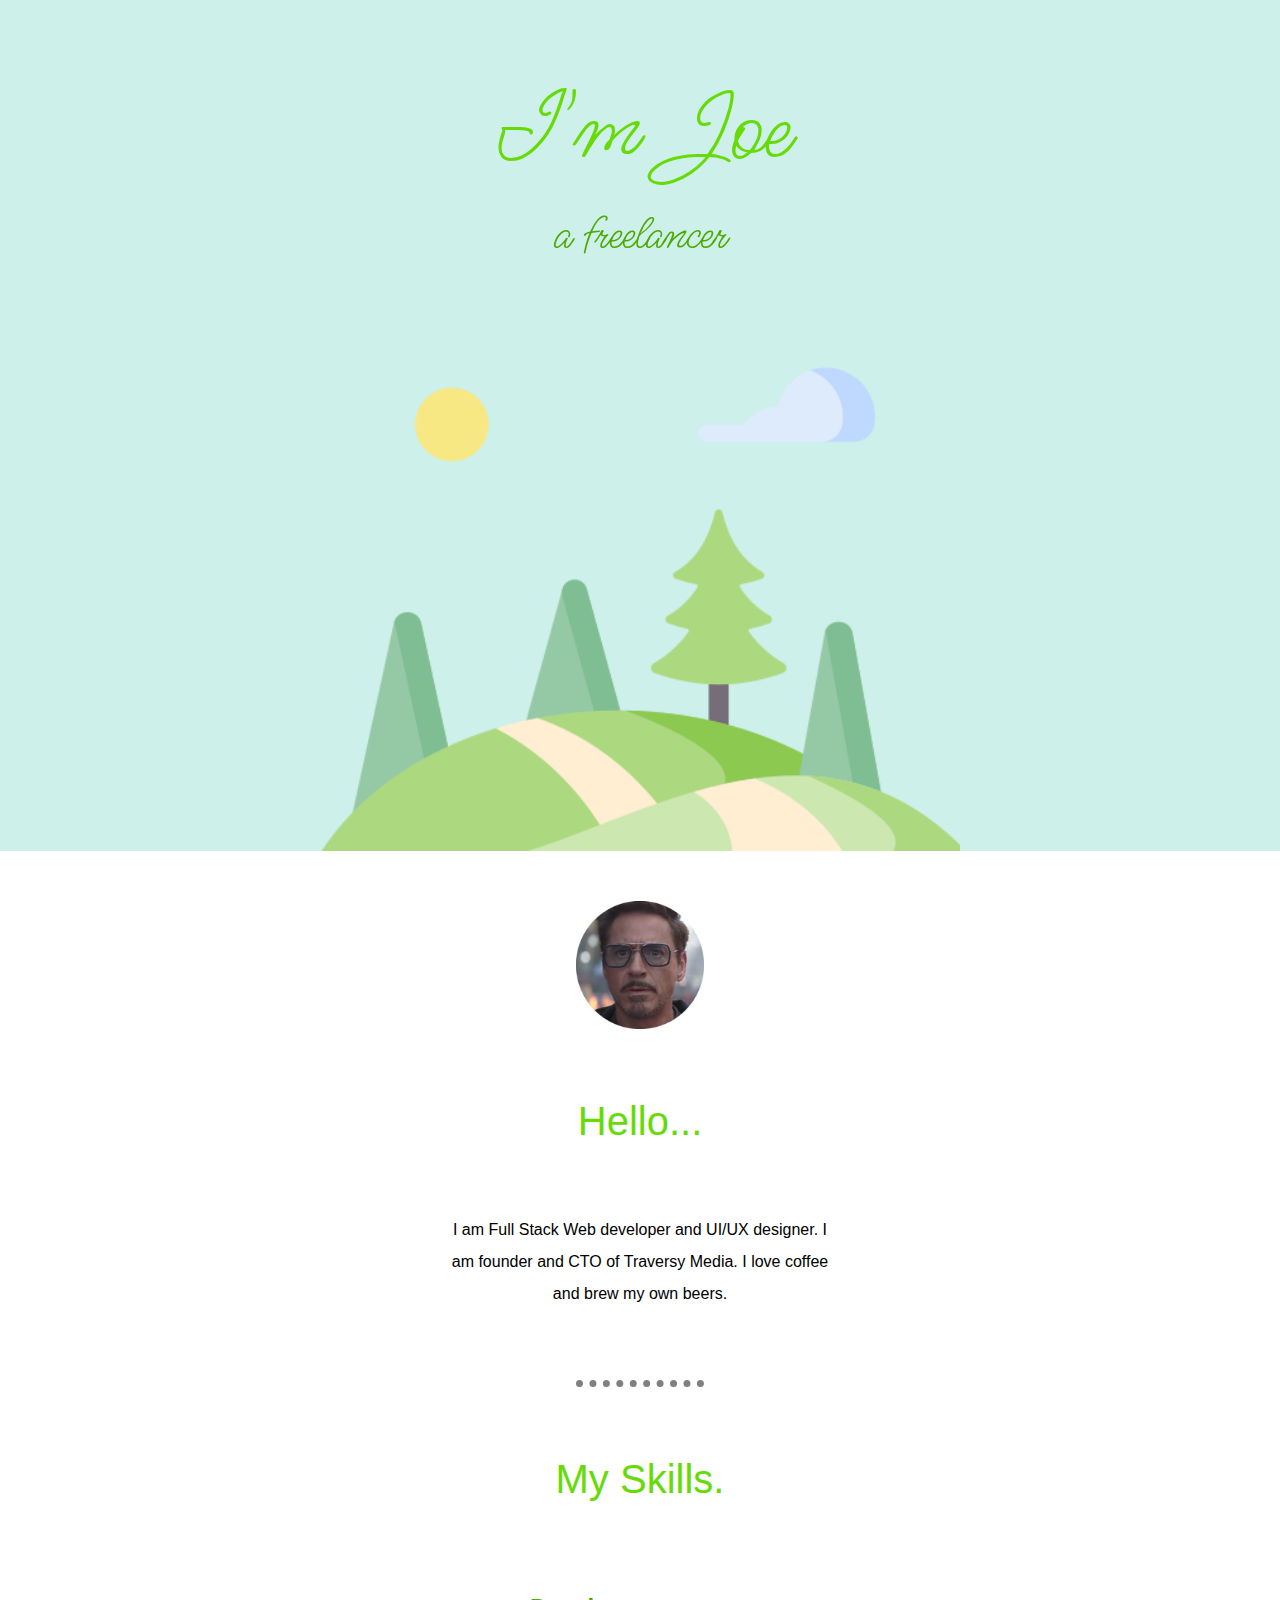
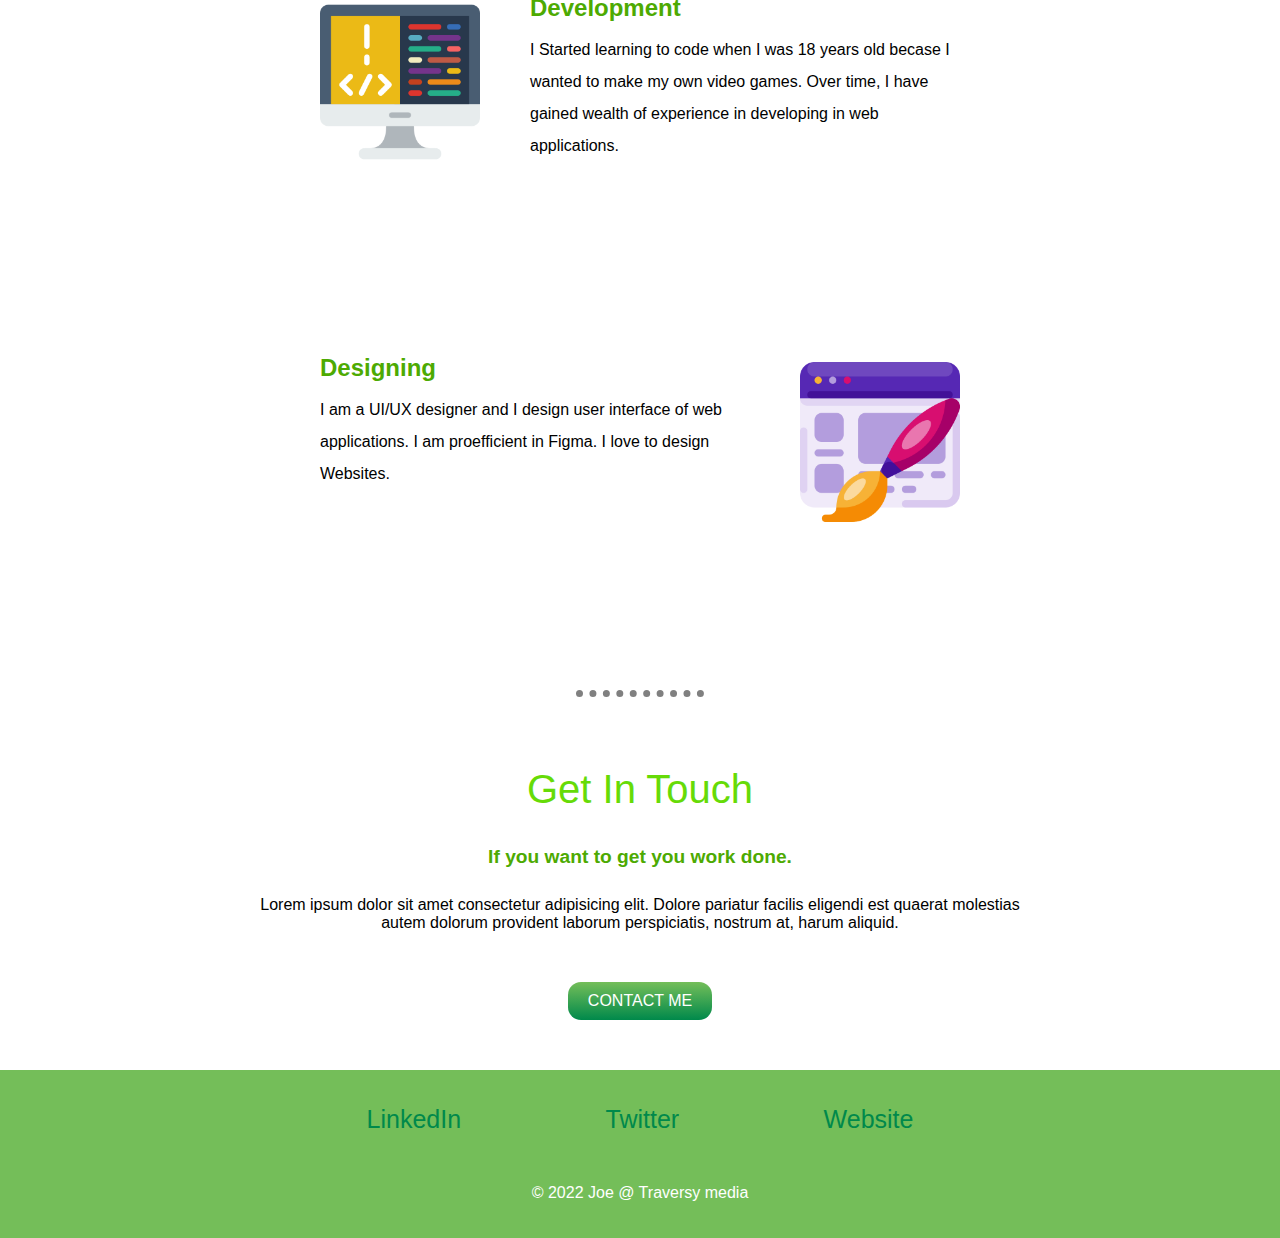
<file: index.html>
<!DOCTYPE html>
<html lang="en">
<head>
    <meta charset="UTF-8">
    <meta http-equiv="X-UA-Compatible" content="IE=edge">
    <meta name="viewport" content="width=device-width, initial-scale=1.0">
    <title>My Website</title>
    <link rel="stylesheet" href="styles.css">
    <link rel="preconnect" href="https://fonts.googleapis.com">
    <link rel="preconnect" href="https://fonts.gstatic.com" crossorigin>
    <link href="https://fonts.googleapis.com/css2?family=Ms+Madi&display=swap" rel="stylesheet">
</head>
<body>
    
    <div class="upper">
        <h1 class="name">I'm Joe</h1>
        <h2 class="abt">a freelancer</h2>
        <img class="hill" src="hill.png" alt="hill image">
    </div>
    <img class="profile" src="image.png" alt="">
    <h1 class="sub">Hello...</h1>
    <p class="description">I am Full Stack Web developer and UI/UX designer. I am founder and CTO of Traversy Media. I love coffee and brew my own beers.</p>
    <hr>
    <div class="skill-row">
        <h1 class="sub">My Skills.</h1>
        <div class="development">
         <img class="dev-png" src="coding.png" alt="Development">
         <h2>Development</h2>
          <p>I Started learning to code when I was 18 years old becase I wanted to make my own video games. Over  time, I have gained  wealth of experience in developing in web applications.</p>

        </div>
        <div class="design">
         <img class="design-png" src="design.png" alt="design">
          <h2>Designing</h2>
         <p>I am a UI/UX designer and I design user interface of web applications. I am proefficient in Figma. I     love to design Websites.</p>
        </div>
    </div>
    <hr>
    <div class="contact">
        <h1 class="sub">Get In Touch</h1>
        <h3 class="message">If you want to get you work done.</h3>
        <p class="message2">Lorem ipsum dolor sit amet consectetur adipisicing elit. Dolore pariatur facilis eligendi est quaerat molestias autem dolorum provident laborum perspiciatis, nostrum at, harum aliquid.</p>
        <button class="btn">CONTACT ME</button>
    </div>

    <div class="footer">
        <a class="link" href="">LinkedIn</a>
        <a class="link" href="">Twitter</a>
        <a class="link" href="">Website</a>
        <p class="copyright">© 2022 Joe @ Traversy media</p>
    </div>

    
</body>
</html>
</file>
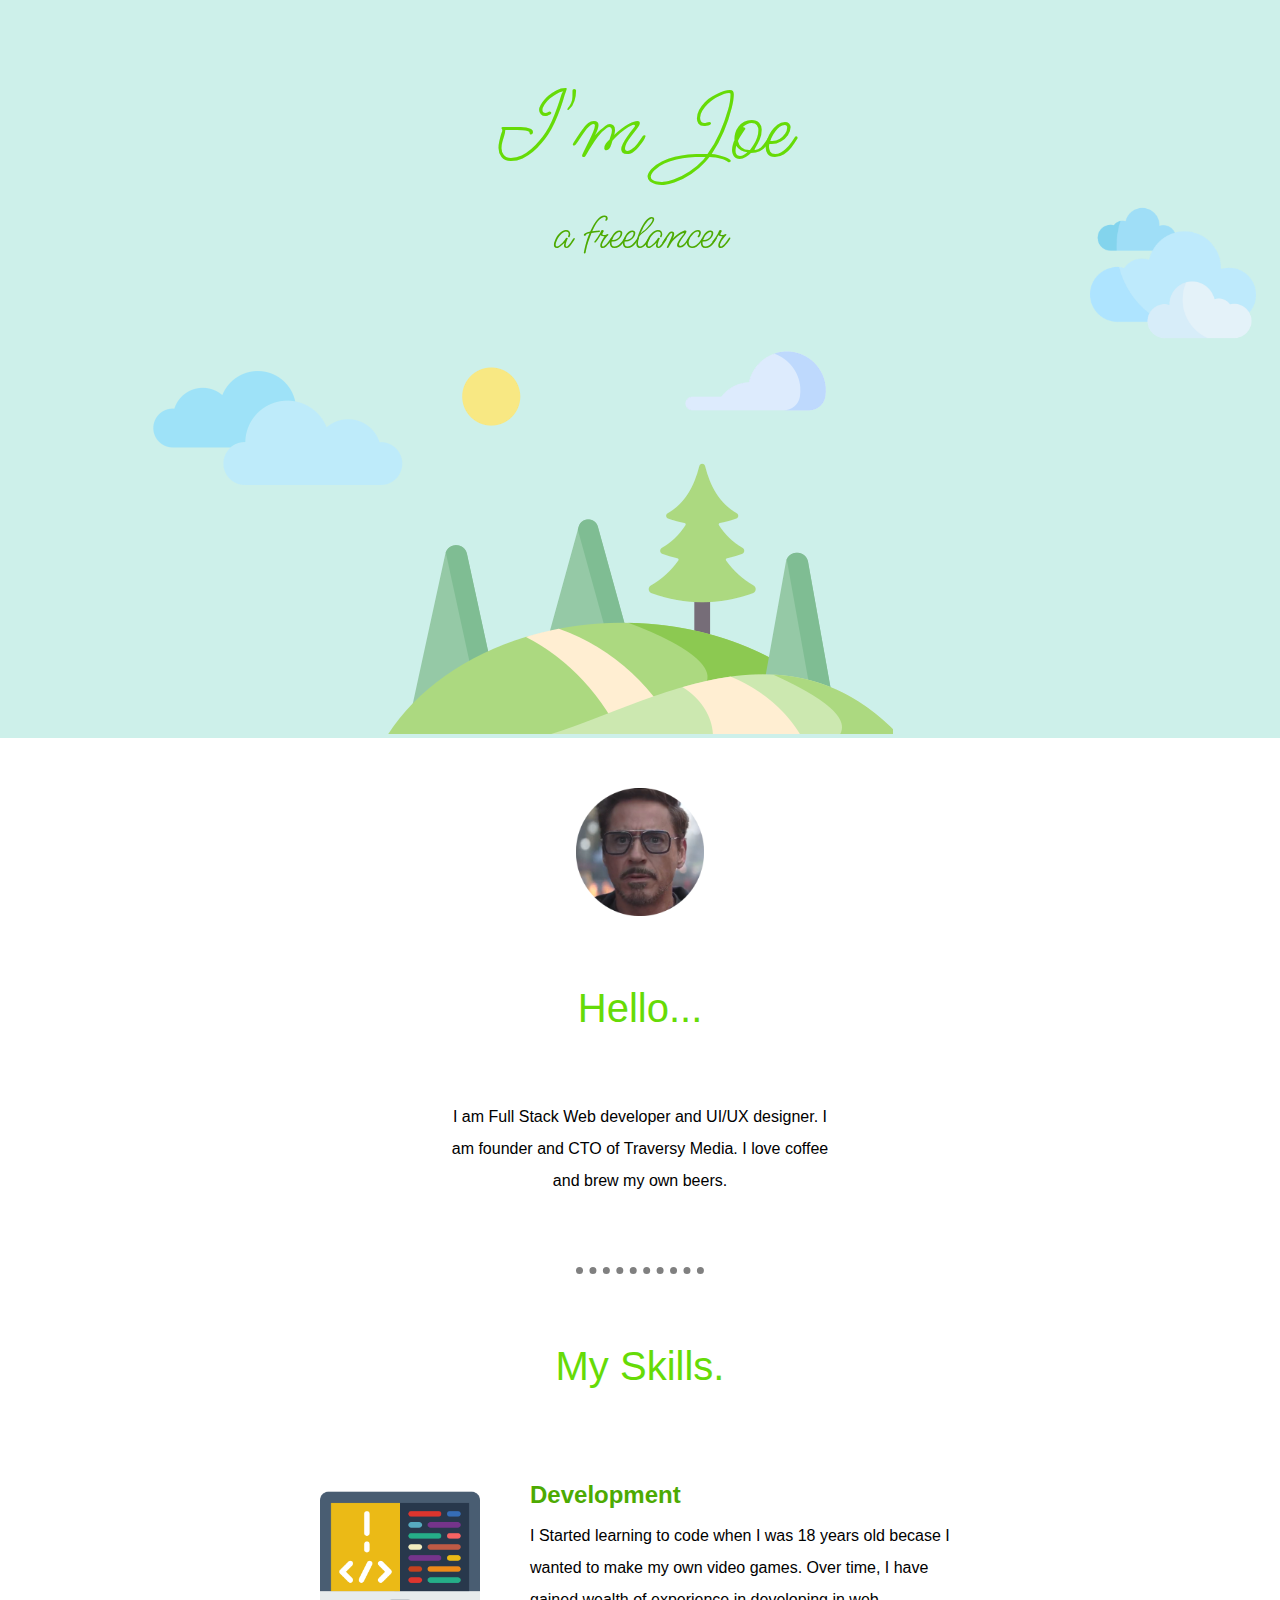
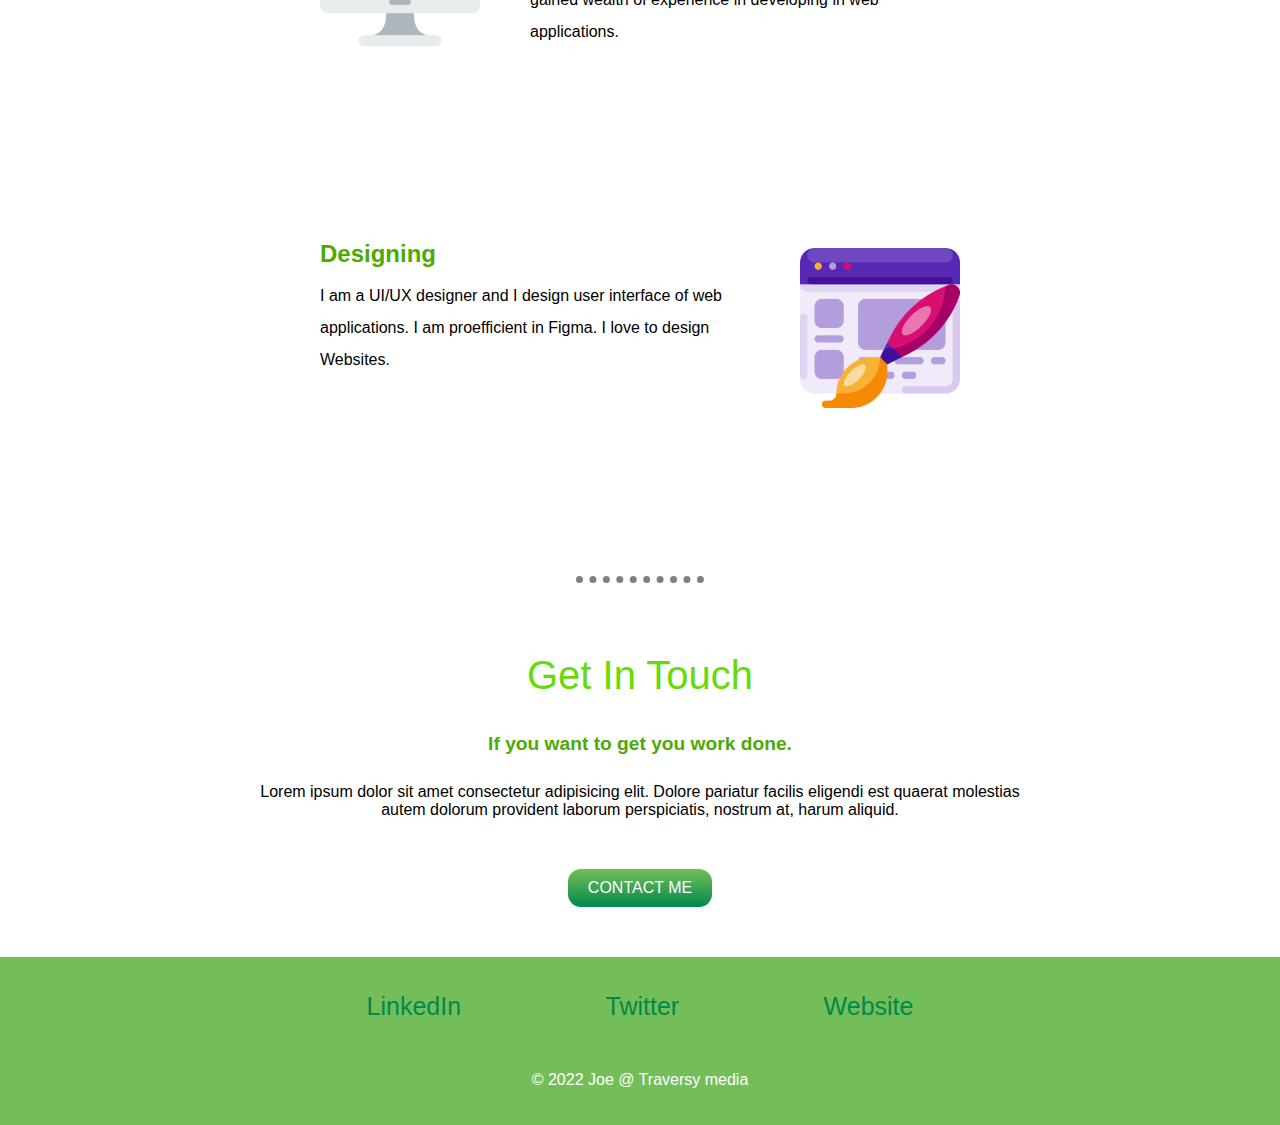
<file: website.html>
<!DOCTYPE html>
<html lang="en">
<head>
    <meta charset="UTF-8">
    <meta http-equiv="X-UA-Compatible" content="IE=edge">
    <meta name="viewport" content="width=device-width, initial-scale=1.0">
    <title>My Website</title>
    <link rel="stylesheet" href="website.css">
    <link rel="preconnect" href="https://fonts.googleapis.com">
    <link rel="preconnect" href="https://fonts.gstatic.com" crossorigin>
    <link href="https://fonts.googleapis.com/css2?family=Ms+Madi&display=swap" rel="stylesheet">
</head>
<body>
    <img class="cloud2" src="cloud2.png" alt="cloud image">
    <div class="upper">
        <img class="cloud1" src="cloud1.png" alt="cloud inmage">
        <h1 class="name">I'm Joe</h1>
        <h2 class="abt">a freelancer</h2>
        <img class="hill" src="hill.png" alt="hill image">
    </div>
    <img class="profile" src="image.png" alt="">
    <h1 class="sub">Hello...</h1>
    <p class="description">I am Full Stack Web developer and UI/UX designer. I am founder and CTO of Traversy Media. I love coffee and brew my own beers.</p>
    <hr>
    <div class="skill-row">
        <h1 class="sub">My Skills.</h1>
        <div class="development">
         <img class="dev-png" src="coding.png" alt="Development">
         <h2>Development</h2>
          <p>I Started learning to code when I was 18 years old becase I wanted to make my own video games. Over  time, I have gained  wealth of experience in developing in web applications.</p>

        </div>
        <div class="design">
         <img class="design-png" src="design.png" alt="design">
          <h2>Designing</h2>
         <p>I am a UI/UX designer and I design user interface of web applications. I am proefficient in Figma. I     love to design Websites.</p>
        </div>
    </div>
    <hr>
    <div class="contact">
        <h1 class="sub">Get In Touch</h1>
        <h3 class="message">If you want to get you work done.</h3>
        <p class="message2">Lorem ipsum dolor sit amet consectetur adipisicing elit. Dolore pariatur facilis eligendi est quaerat molestias autem dolorum provident laborum perspiciatis, nostrum at, harum aliquid.</p>
        <button class="btn">CONTACT ME</button>
    </div>

    <div class="footer">
        <a class="link" href="">LinkedIn</a>
        <a class="link" href="">Twitter</a>
        <a class="link" href="">Website</a>
        <p class="copyright">© 2022 Joe @ Traversy media</p>
    </div>

    
</body>
</html>
</file>
<file: styles.css>
body{
    margin: 0px;
    
}


h2{
    line-height: 0.5;
    color: #4daa02;
    font-family: 'Lucida Sans', 'Lucida Sans Regular', 'Lucida Grande', 'Lucida Sans Unicode', Geneva, Verdana, sans-serif;
}
hr{
    border-style:none;
    border-top-style: dotted;
    width: 10%;
    border-width: 7px;
    border-color: grey;
    
}
.name{
    font-family: 'Ms Madi', cursive;
    font-size: 100px;
    font-weight: 200;
    line-height: 0.5;
    color: #66db07;

}
.abt{
    line-height: 0.5;
    font-weight: 100;
    color: #4daa02;
    font-size: 50px;
    font-family: 'Ms Madi', cursive;
}
.hill{
    width: 50%;
    display: block;
    margin-left: auto;
    margin-right: auto;
}

.upper{
    background-color: #CDF0EA;
    text-align: center;
    padding-top: 40px;
}
.profile{
    width: 10%;
   display: block;
   margin:50px auto
}
.sub{
    font-family:'Lucida Sans', 'Lucida Sans Regular', 'Lucida Grande', 'Lucida Sans Unicode', Geneva, Verdana, sans-serif;
    color: #66db07 ;
    text-align: center;
    margin-top: 70px;
    font-size: 40px;
    font-weight: 50;
    
}

.description{
    font-family: sans-serif;
    width: 30%;
    text-align: center;
    display: block;
    margin: 70px auto;
    line-height: 2;
}

.development{
    font-family: 'Lucida Sans', 'Lucida Sans Regular', 'Lucida Grande', 'Lucida Sans Unicode', Geneva, Verdana, sans-serif;
    text-align:left;
    margin: 100px auto;
    width: 50%;
    line-height: 2;
}

.dev-png{
    float: left;
    width: 25%;
    margin-right: 50px;
}

.design{
    font-family: 'Lucida Sans', 'Lucida Sans Regular', 'Lucida Grande', 'Lucida Sans Unicode', Geneva, Verdana, sans-serif;
    text-align:left;
    margin: 200px auto;
    width: 50%;
    line-height: 2;
}
.design-png{
    float: right;
    width: 25%;
    margin-left: 50px;
}
.message{
    text-align: center;
    color: #4daa02;
    font-family:'Lucida Sans', 'Lucida Sans Regular', 'Lucida Grande', 'Lucida Sans Unicode', Geneva, Verdana, sans-serif;
    font-size: larger;
    line-height: 2;
}
.message2{
    width: 60%;
    text-align: center;
    margin:0 auto 50px auto;
    font-family:'Lucida Sans', 'Lucida Sans Regular', 'Lucida Grande', 'Lucida Sans Unicode', Geneva, Verdana, sans-serif;

}
.btn {
    background: #74be59;
    background-image: -webkit-linear-gradient(top, #74be59, #00894b);
    background-image: -moz-linear-gradient(top, #74be59, #00894b);
    background-image: -ms-linear-gradient(top, #74be59, #00894b);
    background-image: -o-linear-gradient(top, #74be59, #00894b);
    background-image: linear-gradient(to bottom, #74be59, #00894b);
    -webkit-border-radius: 13;
    -moz-border-radius: 13;
    border-radius: 13px;
    font-family: Arial;
    color: #ffffff;
    font-size: 16px;
    border: none;
    display: block;
    margin: 0 auto 50px;
    padding: 10px 20px 10px 20px;
    text-decoration: none;
  }
  
  .btn:hover {
    background: #00894b;
    background-image: -webkit-linear-gradient(top, #00894b, #74be59);
    background-image: -moz-linear-gradient(top, #00894b, #74be59);
    background-image: -ms-linear-gradient(top, #00894b, #74be59);
    background-image: -o-linear-gradient(top, #00894b, #74be59);
    background-image: linear-gradient(to bottom, #00894b, #74be59);
    text-decoration: none;
  }
  .footer{
    background-color: #74be59;
    padding: 35px 50px 20px;
    text-align: center;
    font-family:'Lucida Sans', 'Lucida Sans Regular', 'Lucida Grande', 'Lucida Sans Unicode', Geneva, Verdana, sans-serif;
  }
  .link{
    margin: 20px 70px 50px;
    font-size: 25px;
    text-decoration: none;
    color: #00894b;
  }
  .link:hover{
    color: white;
  }
  .copyright{
    color: white;
    margin-top: 50px;
  }
</file>
<file: website.css>
body{
    margin: 0px;
    
}


h2{
    line-height: 0.5;
    color: #4daa02;
    font-family: 'Lucida Sans', 'Lucida Sans Regular', 'Lucida Grande', 'Lucida Sans Unicode', Geneva, Verdana, sans-serif;
}
hr{
    border-style:none;
    border-top-style: dotted;
    width: 10%;
    border-width: 7px;
    border-color: grey;
    
}
.name{
    font-family: 'Ms Madi', cursive;
    font-size: 100px;
    font-weight: 200;
    line-height: 0.5;
    color: #66db07;

}
.abt{
    line-height: 0.5;
    font-weight: 100;
    color: #4daa02;
    font-size: 50px;
    font-family: 'Ms Madi', cursive;
}

.cloud1{
    width: 13%;
    position: absolute;
    margin-left: 450px;
    margin-top: 150px;
}

.cloud2{
    width: 20%;
    position: absolute;
    margin: 300px 150px;
}


.upper{
    background-color: #CDF0EA;
    text-align: center;
    padding-top: 40px;
}
.profile{
    width: 10%;
   display: block;
   margin:50px auto
}
.sub{
    font-family:'Lucida Sans', 'Lucida Sans Regular', 'Lucida Grande', 'Lucida Sans Unicode', Geneva, Verdana, sans-serif;
    color: #66db07 ;
    text-align: center;
    margin-top: 70px;
    font-size: 40px;
    font-weight: 50;
    
}

.description{
    font-family: sans-serif;
    width: 30%;
    text-align: center;
    display: block;
    margin: 70px auto;
    line-height: 2;
}

.development{
    font-family: 'Lucida Sans', 'Lucida Sans Regular', 'Lucida Grande', 'Lucida Sans Unicode', Geneva, Verdana, sans-serif;
    text-align:left;
    margin: 100px auto;
    width: 50%;
    line-height: 2;
}

.dev-png{
    float: left;
    width: 25%;
    margin-right: 50px;
}

.design{
    font-family: 'Lucida Sans', 'Lucida Sans Regular', 'Lucida Grande', 'Lucida Sans Unicode', Geneva, Verdana, sans-serif;
    text-align:left;
    margin: 200px auto;
    width: 50%;
    line-height: 2;
}
.design-png{
    float: right;
    width: 25%;
    margin-left: 50px;
}
.message{
    text-align: center;
    color: #4daa02;
    font-family:'Lucida Sans', 'Lucida Sans Regular', 'Lucida Grande', 'Lucida Sans Unicode', Geneva, Verdana, sans-serif;
    font-size: larger;
    line-height: 2;
}
.message2{
    width: 60%;
    text-align: center;
    margin:0 auto 50px auto;
    font-family:'Lucida Sans', 'Lucida Sans Regular', 'Lucida Grande', 'Lucida Sans Unicode', Geneva, Verdana, sans-serif;

}
.btn {
    background: #74be59;
    background-image: -webkit-linear-gradient(top, #74be59, #00894b);
    background-image: -moz-linear-gradient(top, #74be59, #00894b);
    background-image: -ms-linear-gradient(top, #74be59, #00894b);
    background-image: -o-linear-gradient(top, #74be59, #00894b);
    background-image: linear-gradient(to bottom, #74be59, #00894b);
    -webkit-border-radius: 13;
    -moz-border-radius: 13;
    border-radius: 13px;
    font-family: Arial;
    color: #ffffff;
    font-size: 16px;
    border: none;
    display: block;
    margin: 0 auto 50px;
    padding: 10px 20px 10px 20px;
    text-decoration: none;
  }
  
  .btn:hover {
    background: #00894b;
    background-image: -webkit-linear-gradient(top, #00894b, #74be59);
    background-image: -moz-linear-gradient(top, #00894b, #74be59);
    background-image: -ms-linear-gradient(top, #00894b, #74be59);
    background-image: -o-linear-gradient(top, #00894b, #74be59);
    background-image: linear-gradient(to bottom, #00894b, #74be59);
    text-decoration: none;
  }
  .footer{
    background-color: #74be59;
    padding: 35px 50px 20px;
    text-align: center;
    font-family:'Lucida Sans', 'Lucida Sans Regular', 'Lucida Grande', 'Lucida Sans Unicode', Geneva, Verdana, sans-serif;
  }
  .link{
    margin: 20px 70px 50px;
    font-size: 25px;
    text-decoration: none;
    color: #00894b;
  }
  .link:hover{
    color: white;
  }
  .copyright{
    color: white;
    margin-top: 50px;
  }
</file>
